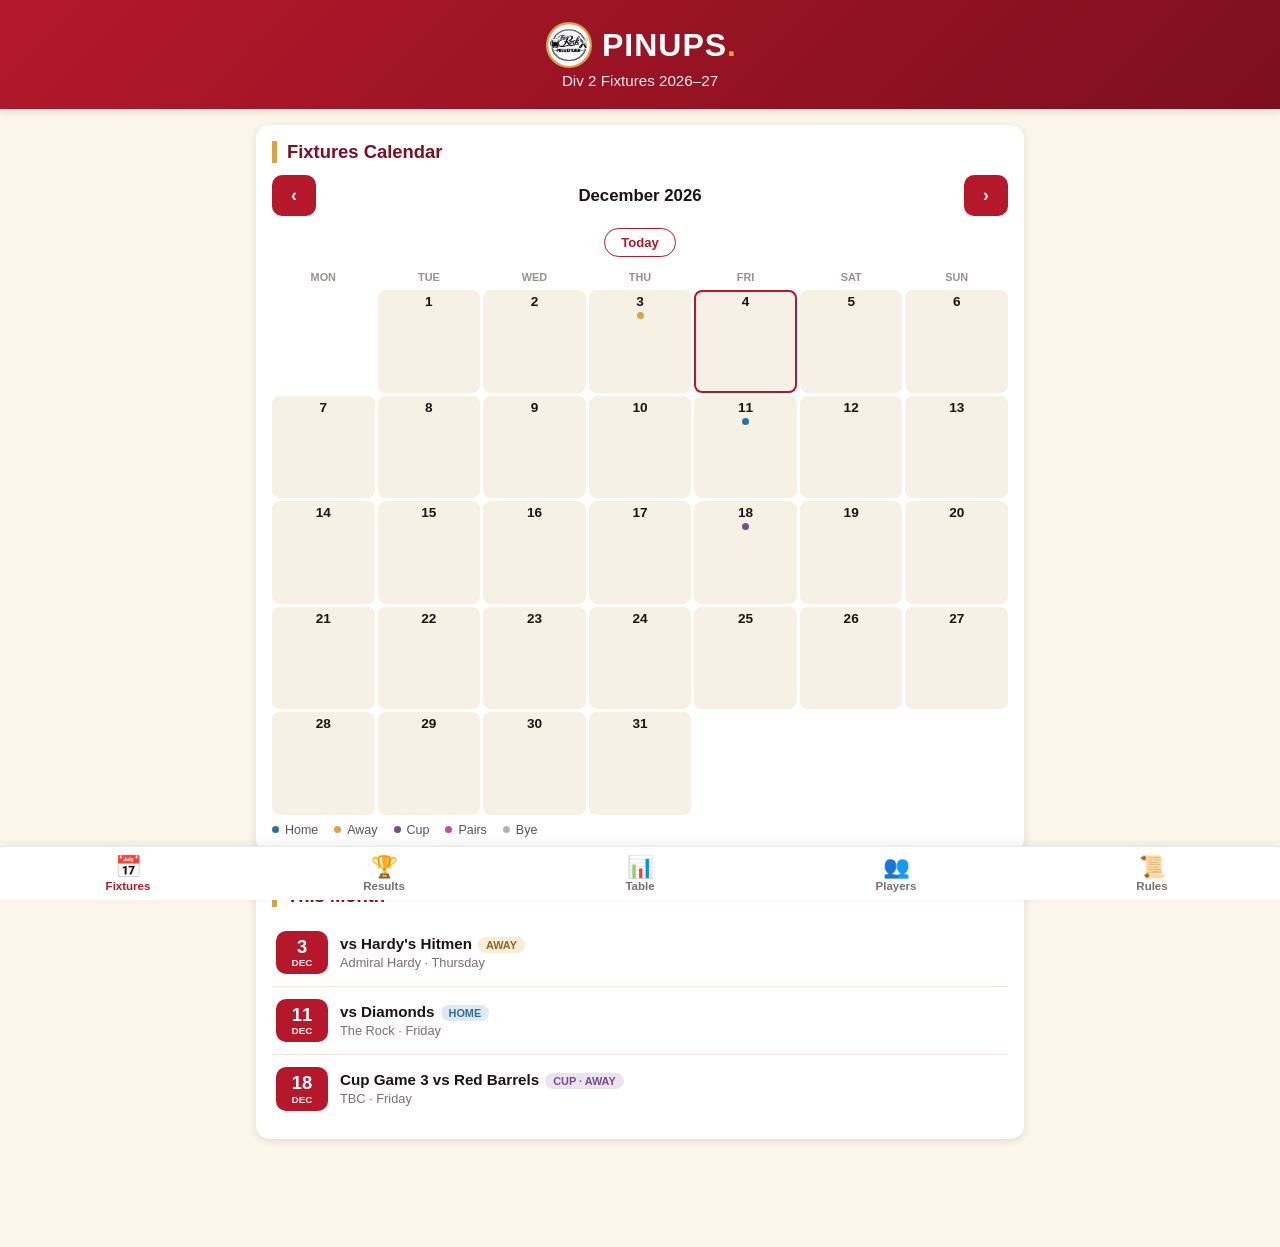
<file: index.html>
<!DOCTYPE html>
<html lang="en">
<head>
<meta charset="UTF-8" />
<meta name="viewport" content="width=device-width, initial-scale=1, viewport-fit=cover" />
<title>Pinups — Fixtures</title>
<link rel="stylesheet" href="assets/css/style.css?v=1" />
<link rel="icon" href="assets/img/favicon-32.png" sizes="32x32" />
<link rel="icon" href="assets/img/favicon-192.png" sizes="192x192" />
<link rel="apple-touch-icon" href="assets/img/favicon-180.png" />
<link rel="shortcut icon" href="assets/img/favicon.ico" />
</head>
<body>

<header class="site-header">
  <div class="header-row">
    <img src="assets/img/logo.png" alt="The Rock Pub & Kitchen" class="site-logo" />
    <p class="brand">Pinups<span class="dot">.</span></p>
  </div>
  <p class="subtitle">Div 2 Fixtures 2026&ndash;27</p>
</header>

<main>
  <div class="card">
    <h2 class="section-title">Fixtures Calendar</h2>
    <div class="cal-nav">
      <button id="cal-prev" aria-label="Previous month">&#8249;</button>
      <div id="cal-month-label" class="cal-month-label">Month Year</div>
      <button id="cal-next" aria-label="Next month">&#8250;</button>
    </div>
    <button id="cal-today" class="cal-today-btn">Today</button>
    <div id="cal-grid" class="cal-grid"></div>
    <div class="legend">
      <span class="legend-item"><span class="dot home"></span> Home</span>
      <span class="legend-item"><span class="dot away"></span> Away</span>
      <span class="legend-item"><span class="dot cup"></span> Cup</span>
      <span class="legend-item"><span class="dot pairs"></span> Pairs</span>
      <span class="legend-item"><span class="dot bye"></span> Bye</span>
    </div>
  </div>

  <div class="card">
    <h2 class="section-title">This Month</h2>
    <div id="cal-agenda"></div>
  </div>
</main>

<nav class="tab-nav">
  <a href="index.html" class="active"><span class="icon">&#128197;</span>Fixtures</a>
  <a href="results.html"><span class="icon">&#127942;</span>Results</a>
  <a href="table.html"><span class="icon">&#128202;</span>Table</a>
  <a href="players.html"><span class="icon">&#128101;</span>Players</a>
  <a href="rules.html"><span class="icon">&#128220;</span>Rules</a>
</nav>

<script src="assets/js/fixtures-data.js?v=5"></script>
<script src="assets/js/results-data.js?v=20"></script>
<script src="assets/js/calendar.js?v=3"></script>
</body>
</html>
</file>
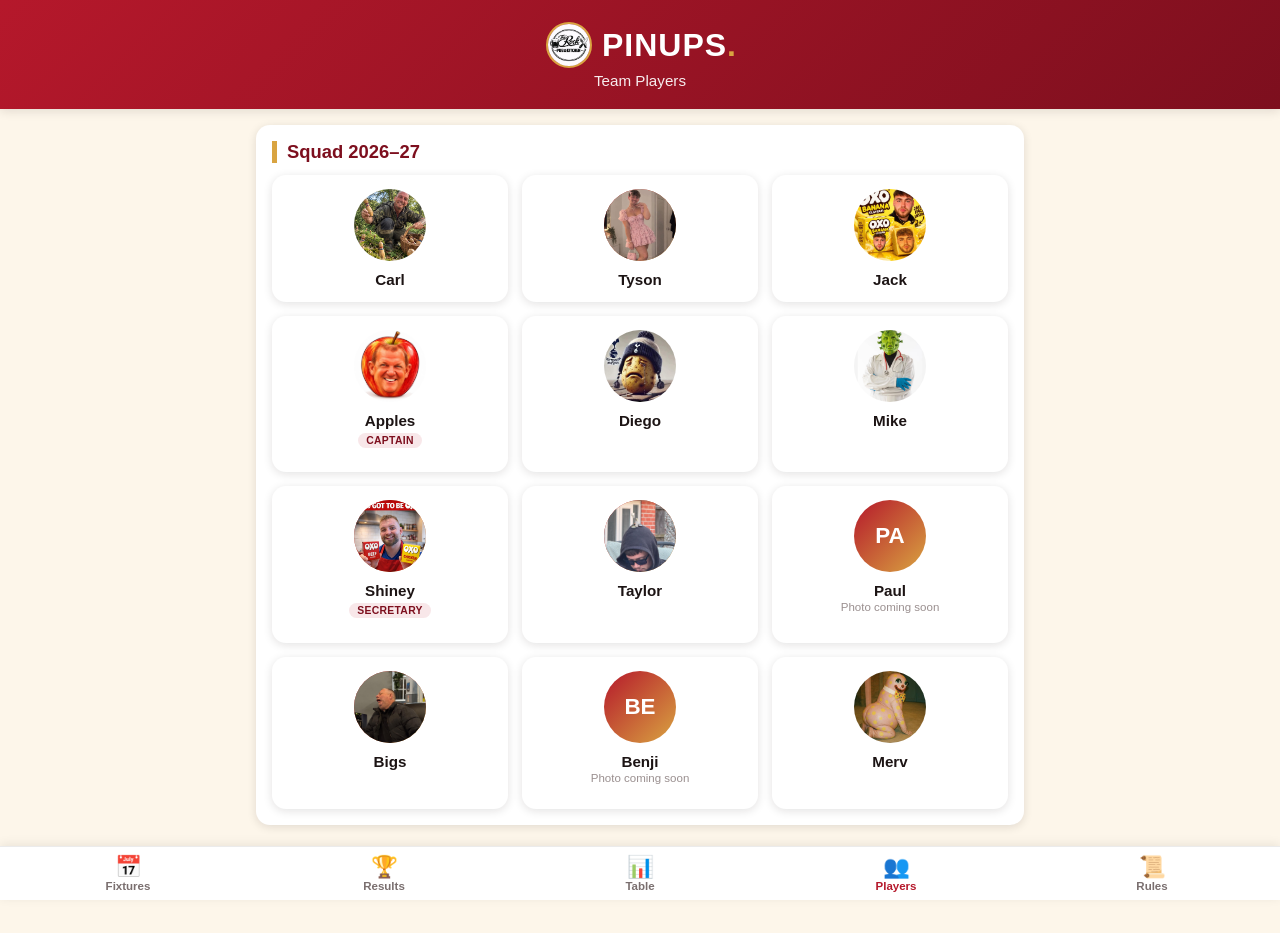
<file: players.html>
<!DOCTYPE html>
<html lang="en">
<head>
<meta charset="UTF-8" />
<meta name="viewport" content="width=device-width, initial-scale=1, viewport-fit=cover" />
<title>Pinups — Players</title>
<link rel="stylesheet" href="assets/css/style.css?v=1" />
<link rel="icon" href="assets/img/favicon-32.png" sizes="32x32" />
<link rel="icon" href="assets/img/favicon-192.png" sizes="192x192" />
<link rel="apple-touch-icon" href="assets/img/favicon-180.png" />
<link rel="shortcut icon" href="assets/img/favicon.ico" />
</head>
<body>

<header class="site-header">
  <div class="header-row">
    <img src="assets/img/logo.png" alt="The Rock Pub & Kitchen" class="site-logo" />
    <p class="brand">Pinups<span class="dot">.</span></p>
  </div>
  <p class="subtitle">Team Players</p>
</header>

<main>
  <div class="card">
    <h2 class="section-title">Squad 2026&ndash;27</h2>
    <div class="players-grid" id="players-grid"></div>
  </div>
</main>

<nav class="tab-nav">
  <a href="index.html"><span class="icon">&#128197;</span>Fixtures</a>
  <a href="results.html"><span class="icon">&#127942;</span>Results</a>
  <a href="table.html"><span class="icon">&#128202;</span>Table</a>
  <a href="players.html" class="active"><span class="icon">&#128101;</span>Players</a>
  <a href="rules.html"><span class="icon">&#128220;</span>Rules</a>
</nav>

<script src="assets/js/players-data.js?v=10"></script>
<script>
  const grid = document.getElementById("players-grid");
  PINUPS_PLAYERS.forEach(({ name, title, photo, photoPosition }) => {
    const initials = name.slice(0, 2).toUpperCase();
    const card = document.createElement("div");
    card.className = "player-card";
    card.innerHTML = `
      ${photo
        ? `<img class="player-avatar player-avatar-photo" src="${photo}" alt="${name}" style="object-position: ${photoPosition || "center"};" />`
        : `<div class="player-avatar">${initials}</div>`}
      <p class="player-name">${name}</p>
      ${title ? `<p class="player-title">${title}</p>` : ""}
      ${photo ? "" : `<p class="player-role">Photo coming soon</p>`}
    `;
    grid.appendChild(card);
  });
</script>

</body>
</html>
</file>
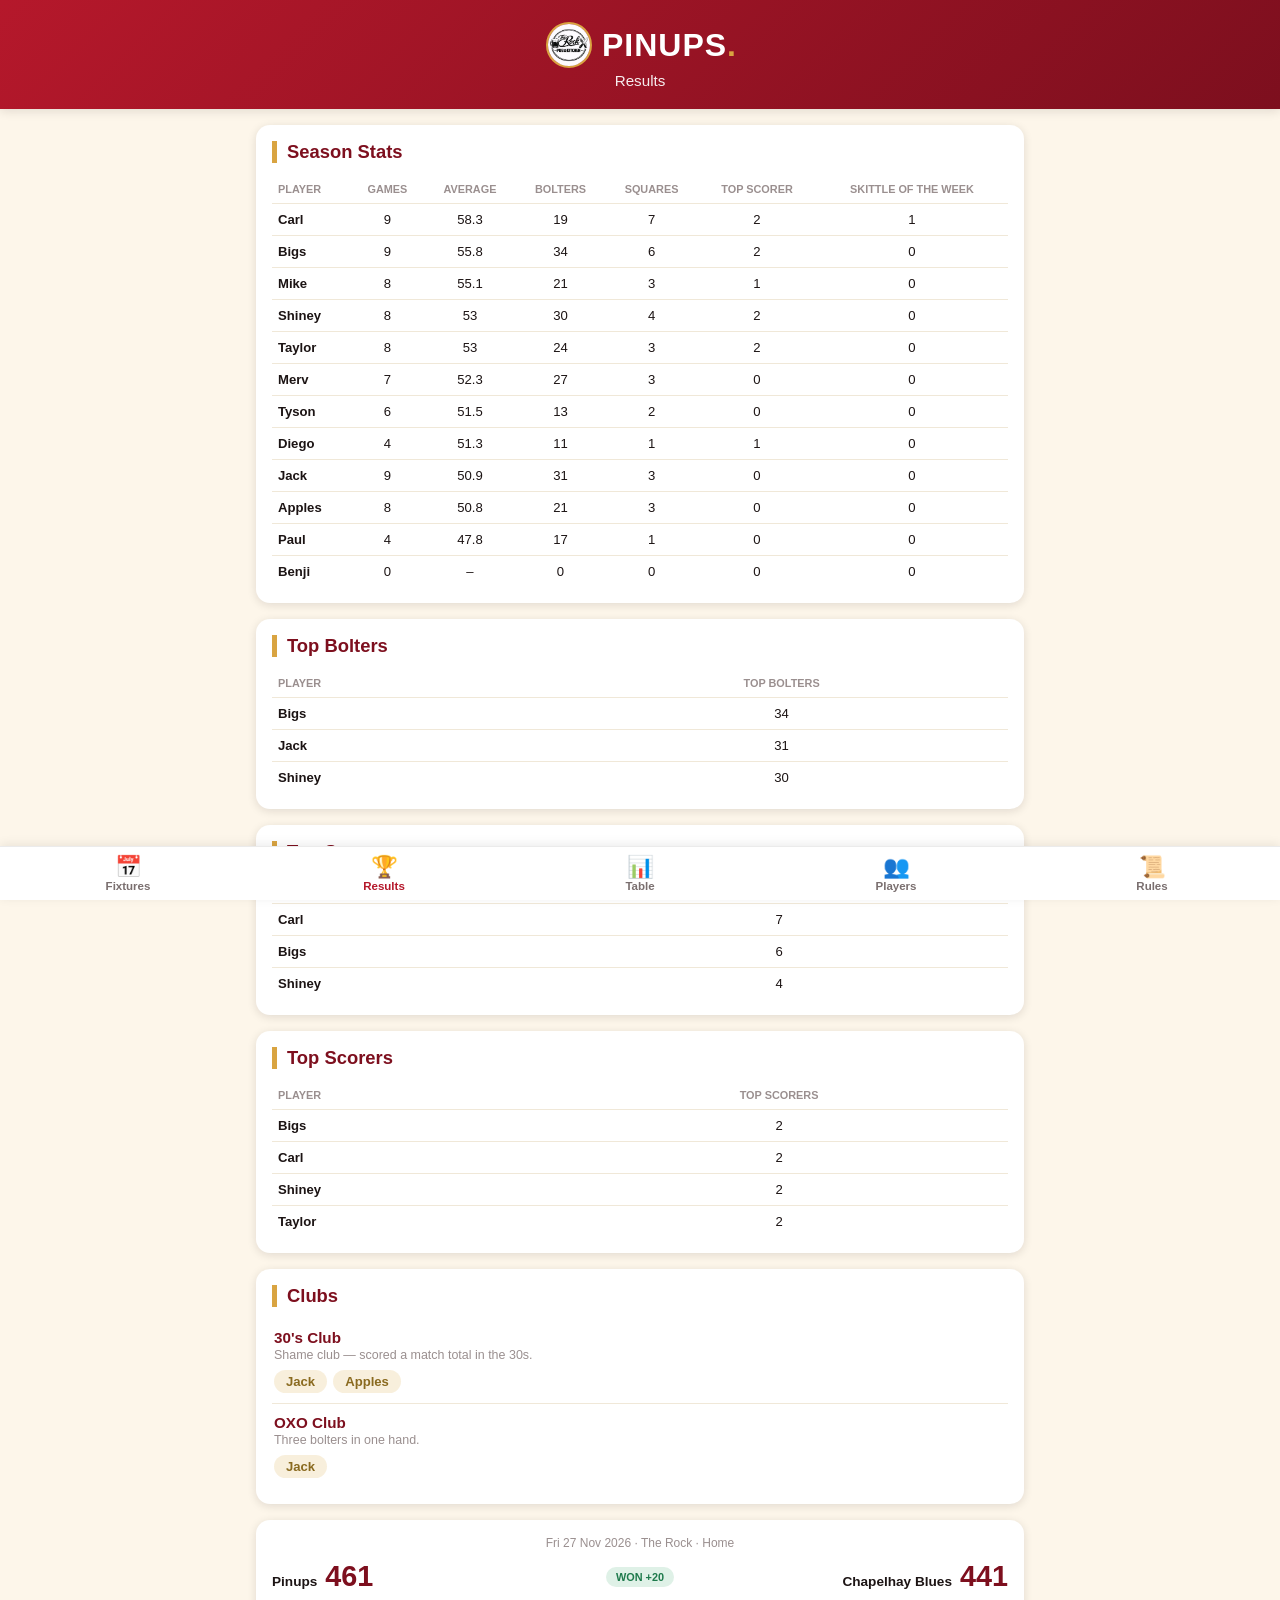
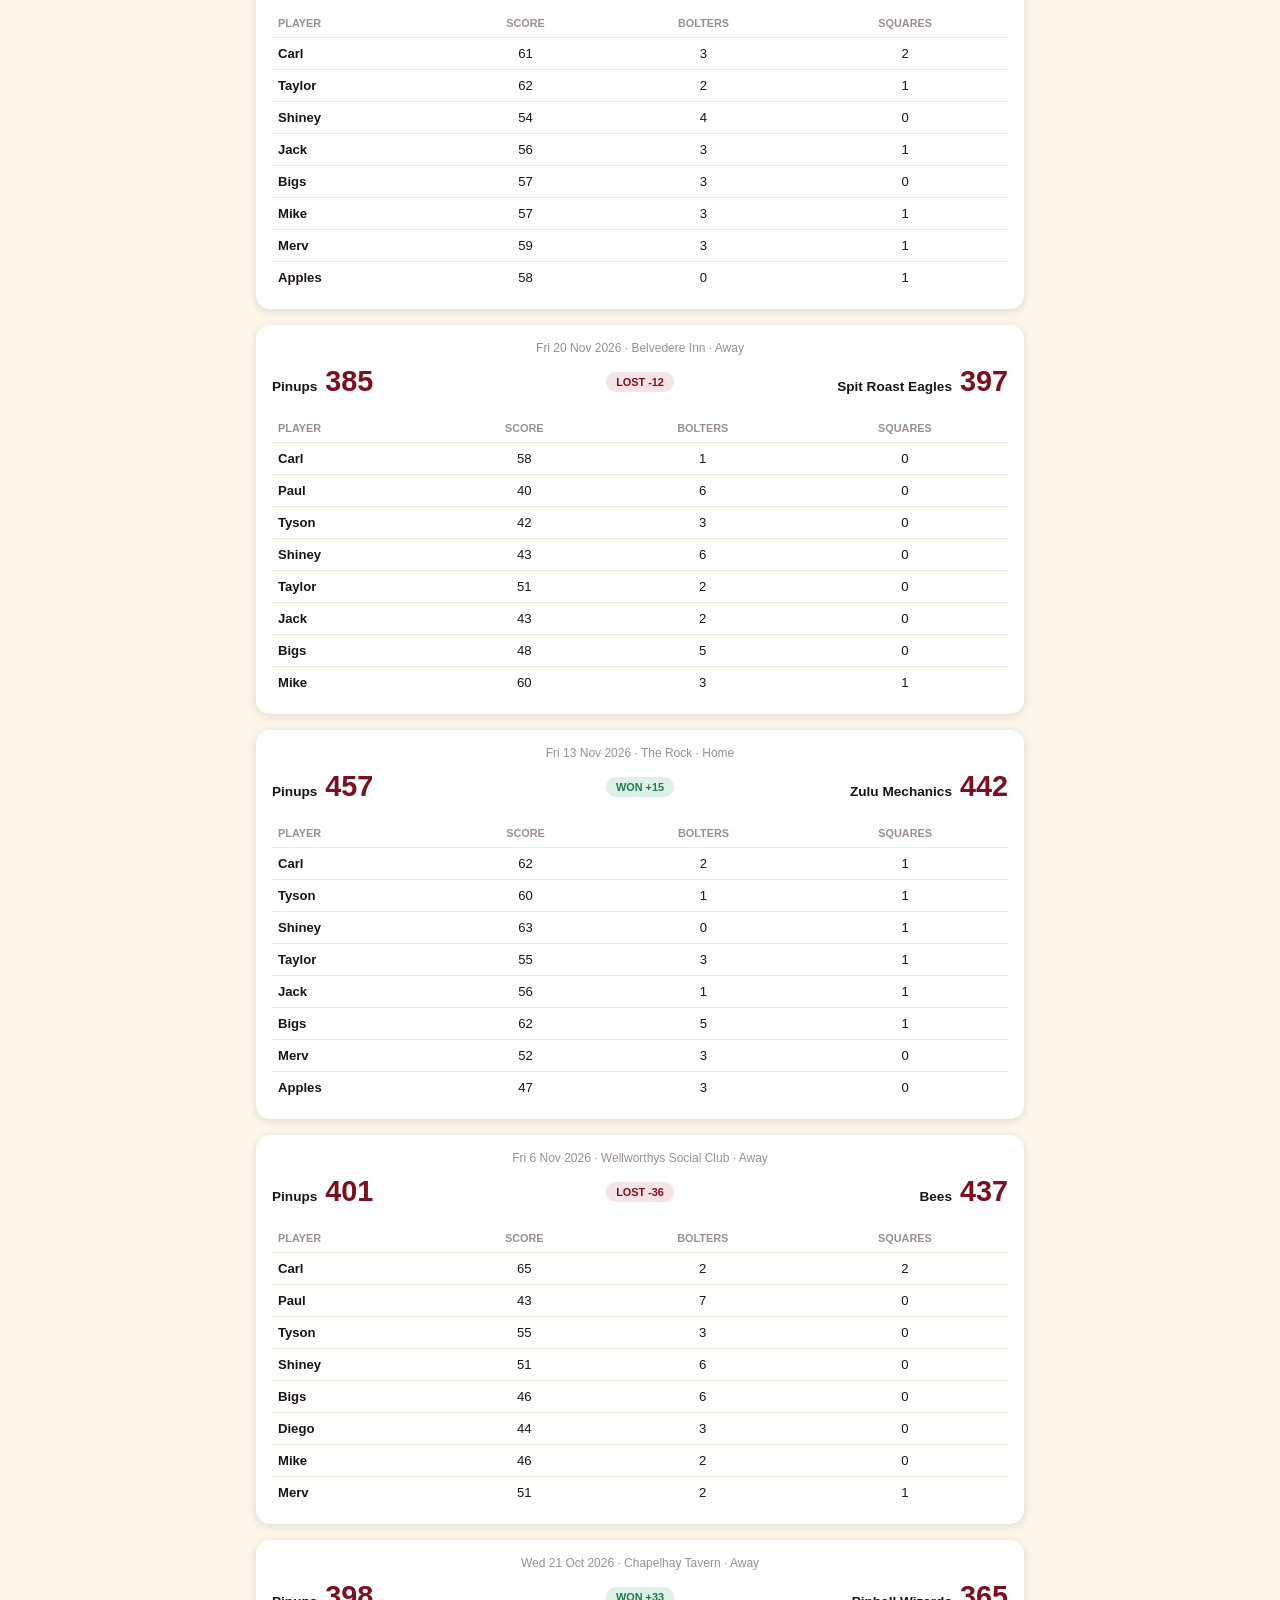
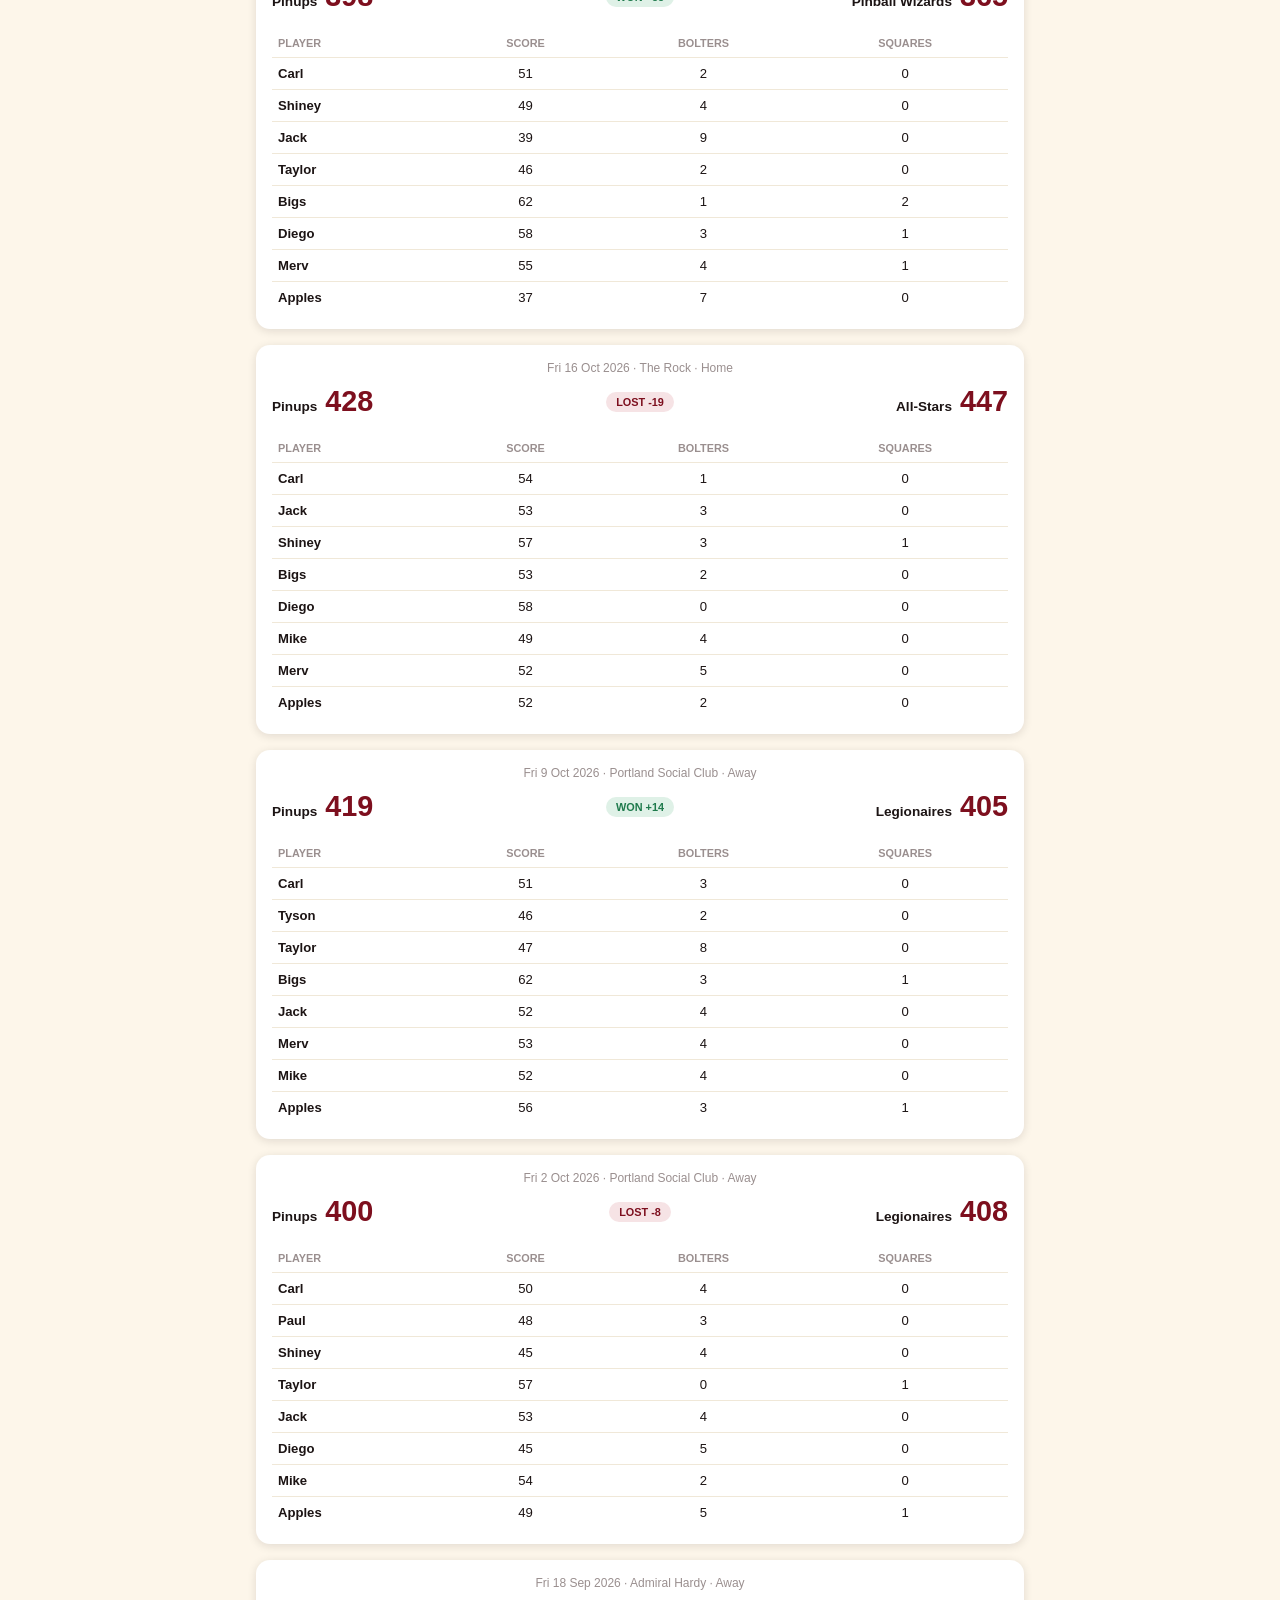
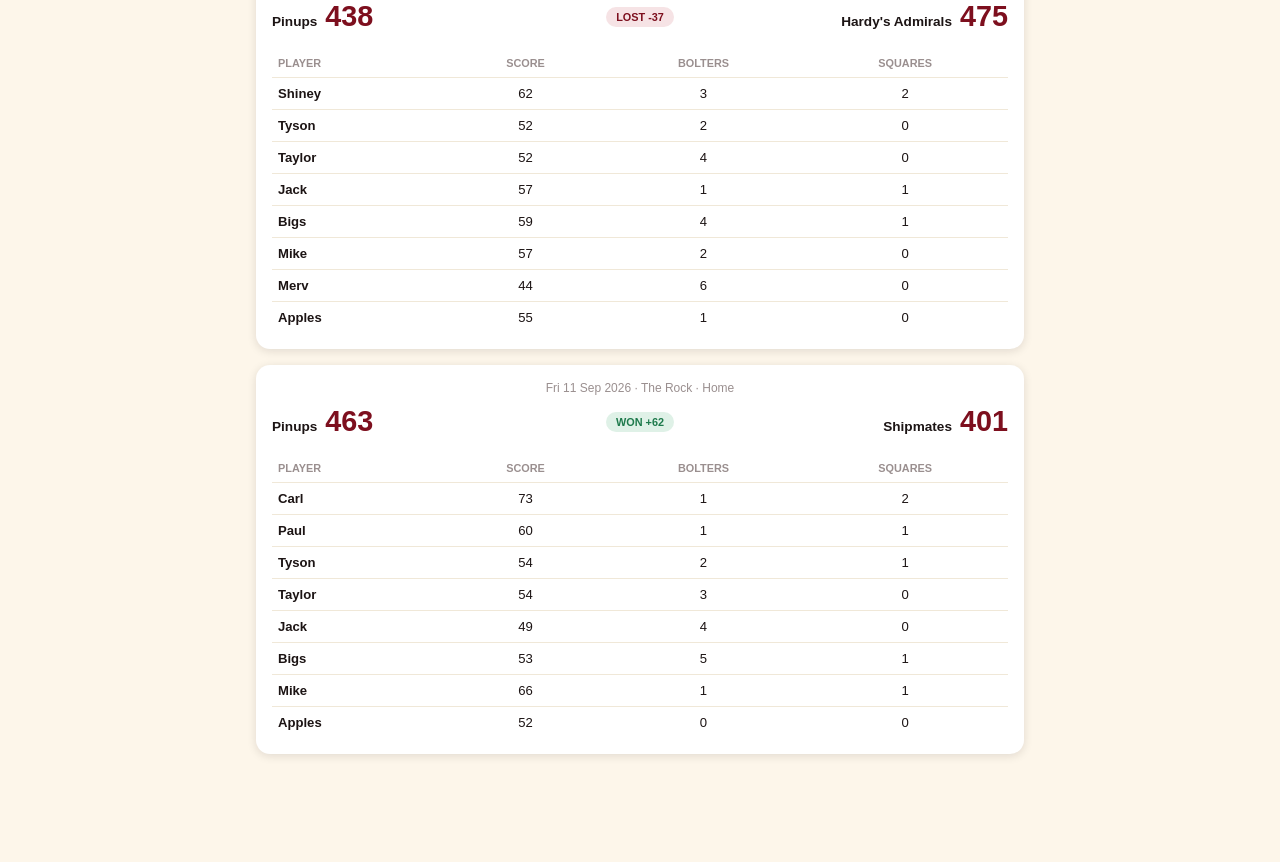
<file: results.html>
<!DOCTYPE html>
<html lang="en">
<head>
<meta charset="UTF-8" />
<meta name="viewport" content="width=device-width, initial-scale=1, viewport-fit=cover" />
<title>Pinups — Results</title>
<link rel="stylesheet" href="assets/css/style.css?v=1" />
<link rel="icon" href="assets/img/favicon-32.png" sizes="32x32" />
<link rel="icon" href="assets/img/favicon-192.png" sizes="192x192" />
<link rel="apple-touch-icon" href="assets/img/favicon-180.png" />
<link rel="shortcut icon" href="assets/img/favicon.ico" />
</head>
<body>

<header class="site-header">
  <div class="header-row">
    <img src="assets/img/logo.png" alt="The Rock Pub & Kitchen" class="site-logo" />
    <p class="brand">Pinups<span class="dot">.</span></p>
  </div>
  <p class="subtitle">Results</p>
</header>

<main id="results-main"></main>

<nav class="tab-nav">
  <a href="index.html"><span class="icon">&#128197;</span>Fixtures</a>
  <a href="results.html" class="active"><span class="icon">&#127942;</span>Results</a>
  <a href="table.html"><span class="icon">&#128202;</span>Table</a>
  <a href="players.html"><span class="icon">&#128101;</span>Players</a>
  <a href="rules.html"><span class="icon">&#128220;</span>Rules</a>
</nav>

<script src="assets/js/players-data.js?v=10"></script>
<script src="assets/js/results-data.js?v=20"></script>
<script src="assets/js/clubs-data.js?v=3"></script>
<script>
  const MONTH_SHORT = ["Jan","Feb","Mar","Apr","May","Jun","Jul","Aug","Sep","Oct","Nov","Dec"];
  const main = document.getElementById("results-main");

  const fmtAvg = (total, games) => {
    if (!games) return "&ndash;";
    const r = Math.round((total / games) * 10) / 10;
    return Number.isInteger(r) ? String(r) : r.toFixed(1);
  };

  // Season Stats — always shown, seeded from the full squad so everyone
  // appears even before they've played a match.
  const seasonStats = {};
  PINUPS_PLAYERS.forEach(({ name }) => {
    seasonStats[name] = { games: 0, totalScore: 0, topScorer: 0, sotw: 0, bolters: 0, squares: 0 };
  });
  const ensure = (name) => {
    if (!seasonStats[name]) seasonStats[name] = { games: 0, totalScore: 0, topScorer: 0, sotw: 0, bolters: 0, squares: 0 };
    return seasonStats[name];
  };
  PINUPS_RESULTS.forEach((m) => {
    const maxScore = Math.max(...m.players.map((p) => p.score));
    m.players.forEach((p) => {
      const stat = ensure(p.name);
      stat.games += 1;
      stat.totalScore += p.score;
      stat.bolters += p.bolters;
      stat.squares += p.squares;
      if (p.score === maxScore) stat.topScorer += 1;
    });
    if (m.skittleOfTheWeek) ensure(m.skittleOfTheWeek).sotw += 1;
  });
  Object.entries(typeof PINUPS_EXTRA_SOTW !== "undefined" ? PINUPS_EXTRA_SOTW : {}).forEach(([name, count]) => {
    ensure(name).sotw += count;
  });

  const statsCard = document.createElement("div");
  statsCard.className = "card";
  statsCard.innerHTML = `
    <h2 class="section-title">Season Stats</h2>
    <div class="result-table-wrap">
      <table class="result-table">
        <thead>
          <tr><th>Player</th><th>Games</th><th>Average</th><th>Bolters</th><th>Squares</th><th>Top Scorer</th><th>Skittle of the Week</th></tr>
        </thead>
        <tbody>
          ${Object.entries(seasonStats)
            .sort((a, b) => {
              const avgA = a[1].games ? a[1].totalScore / a[1].games : -Infinity;
              const avgB = b[1].games ? b[1].totalScore / b[1].games : -Infinity;
              return avgB - avgA || a[0].localeCompare(b[0]);
            })
            .map(([name, s]) => `
              <tr>
                <td>${name}</td>
                <td>${s.games}</td>
                <td>${fmtAvg(s.totalScore, s.games)}</td>
                <td>${s.bolters}</td>
                <td>${s.squares}</td>
                <td>${s.topScorer}</td>
                <td>${s.sotw}</td>
              </tr>
            `).join("")}
        </tbody>
      </table>
    </div>
  `;
  main.appendChild(statsCard);

  // Single-stat leaderboards — top 3 by bolters, squares, and top-scorer count.
  // Ties for 3rd place are all included (joint placings), so the list can run longer than 3 rows.
  const leaderboard = (title, key) => {
    const sorted = Object.entries(seasonStats)
      .filter(([, s]) => s.games > 0 && s[key] > 0)
      .sort((a, b) => b[1][key] - a[1][key] || a[0].localeCompare(b[0]));
    const cutoff = sorted.length ? sorted[Math.min(2, sorted.length - 1)][1][key] : null;
    const rows = sorted.filter(([, s]) => s[key] >= cutoff);
    const card = document.createElement("div");
    card.className = "card";
    card.innerHTML = `
      <h2 class="section-title">${title}</h2>
      <div class="result-table-wrap">
        <table class="result-table">
          <thead>
            <tr><th>Player</th><th>${title}</th></tr>
          </thead>
          <tbody>
            ${rows.map(([name, s]) => `
              <tr>
                <td>${name}</td>
                <td>${s[key]}</td>
              </tr>
            `).join("")}
          </tbody>
        </table>
      </div>
    `;
    main.appendChild(card);
  };
  if (PINUPS_RESULTS.length) {
    leaderboard("Top Bolters", "bolters");
    leaderboard("Top Squares", "squares");
    leaderboard("Top Scorers", "topScorer");
  }

  // Clubs — manually curated recognitions (not derived from match data).
  if (typeof PINUPS_CLUBS !== "undefined" && PINUPS_CLUBS.length) {
    const clubsCard = document.createElement("div");
    clubsCard.className = "card";
    clubsCard.innerHTML = `
      <h2 class="section-title">Clubs</h2>
      ${PINUPS_CLUBS.map((c) => `
        <div class="club">
          <p class="club-name">${c.name}</p>
          ${c.description ? `<p class="club-desc">${c.description}</p>` : ""}
          <div class="club-members">
            ${c.members.map((m) => `<span class="club-member">${m}</span>`).join("")}
          </div>
        </div>
      `).join("")}
    `;
    main.appendChild(clubsCard);
  }

  if (!PINUPS_RESULTS.length) {
    main.innerHTML += `
      <div class="card">
        <div class="empty-state">
          <div class="emoji">&#127881;</div>
          <p><strong>No results yet.</strong></p>
          <p>Check back once the season kicks off — results will be posted here after every match.</p>
        </div>
      </div>
    `;
  } else {
    PINUPS_RESULTS.slice().reverse().forEach((m) => {
      const d = new Date(m.date + "T00:00:00");
      const dateStr = `${["Sun","Mon","Tue","Wed","Thu","Fri","Sat"][d.getDay()]} ${d.getDate()} ${MONTH_SHORT[d.getMonth()]} ${d.getFullYear()}`;
      const won = m.pinupsScore > m.opponentScore;
      const drew = m.pinupsScore === m.opponentScore;
      const diff = Math.abs(m.pinupsScore - m.opponentScore);
      const resultLabel = won ? `WON +${diff}` : drew ? "DREW" : `LOST -${diff}`;
      const resultClass = won ? "win" : drew ? "draw" : "loss";

      const card = document.createElement("div");
      card.className = "card";
      card.innerHTML = `
        <div class="result-meta">${dateStr} &middot; ${m.venue} &middot; ${m.homeAway}</div>
        <div class="result-score-row">
          <div class="result-team">
            <span class="result-team-name">Pinups</span>
            <span class="result-team-score">${m.pinupsScore}</span>
          </div>
          <span class="result-badge ${resultClass}">${resultLabel}</span>
          <div class="result-team">
            <span class="result-team-score">${m.opponentScore}</span>
            <span class="result-team-name">${m.opponent}</span>
          </div>
        </div>
        <div class="result-table-wrap">
          <table class="result-table">
            <thead>
              <tr><th>Player</th><th>Score</th><th>Bolters</th><th>Squares</th></tr>
            </thead>
            <tbody>
              ${m.players.map((p) => `
                <tr>
                  <td>${p.name}</td>
                  <td>${p.score}</td>
                  <td>${p.bolters}</td>
                  <td>${p.squares}</td>
                </tr>
              `).join("")}
            </tbody>
          </table>
        </div>
      `;
      main.appendChild(card);
    });
  }
</script>

</body>
</html>
</file>
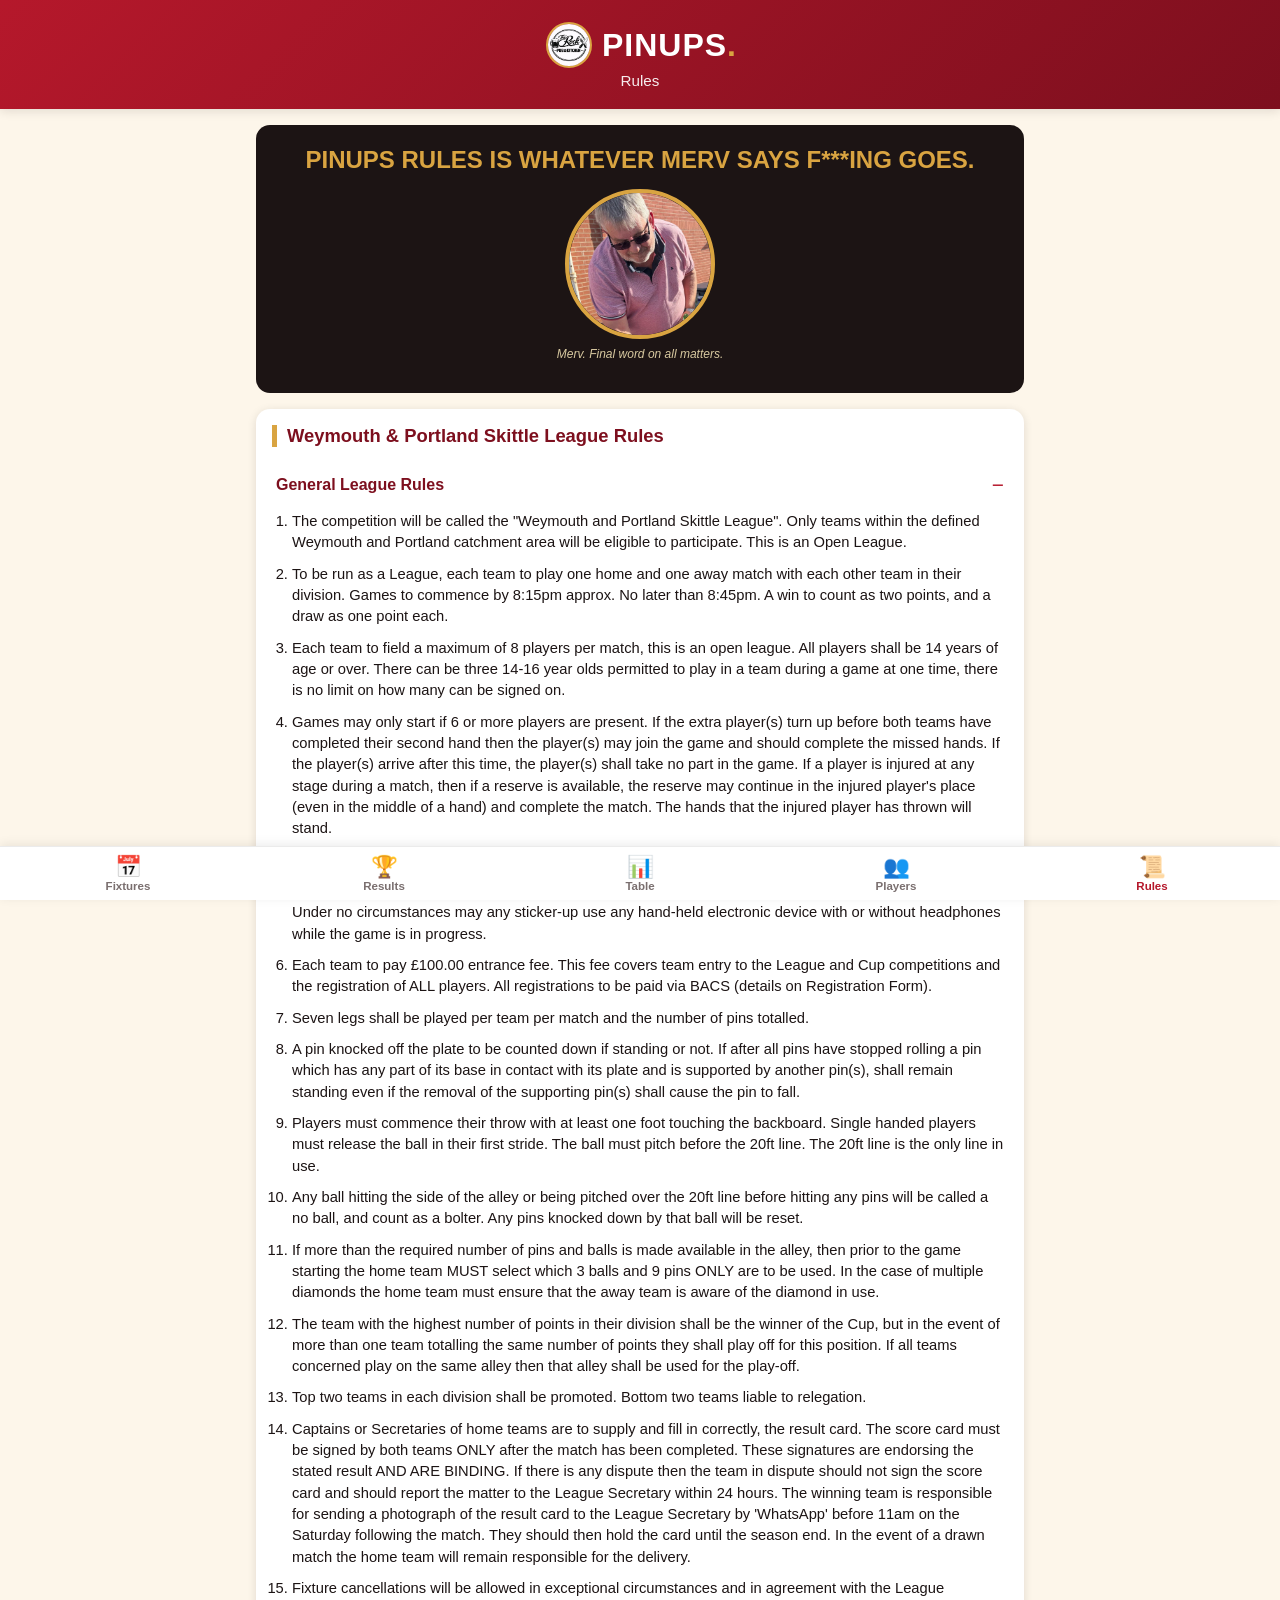
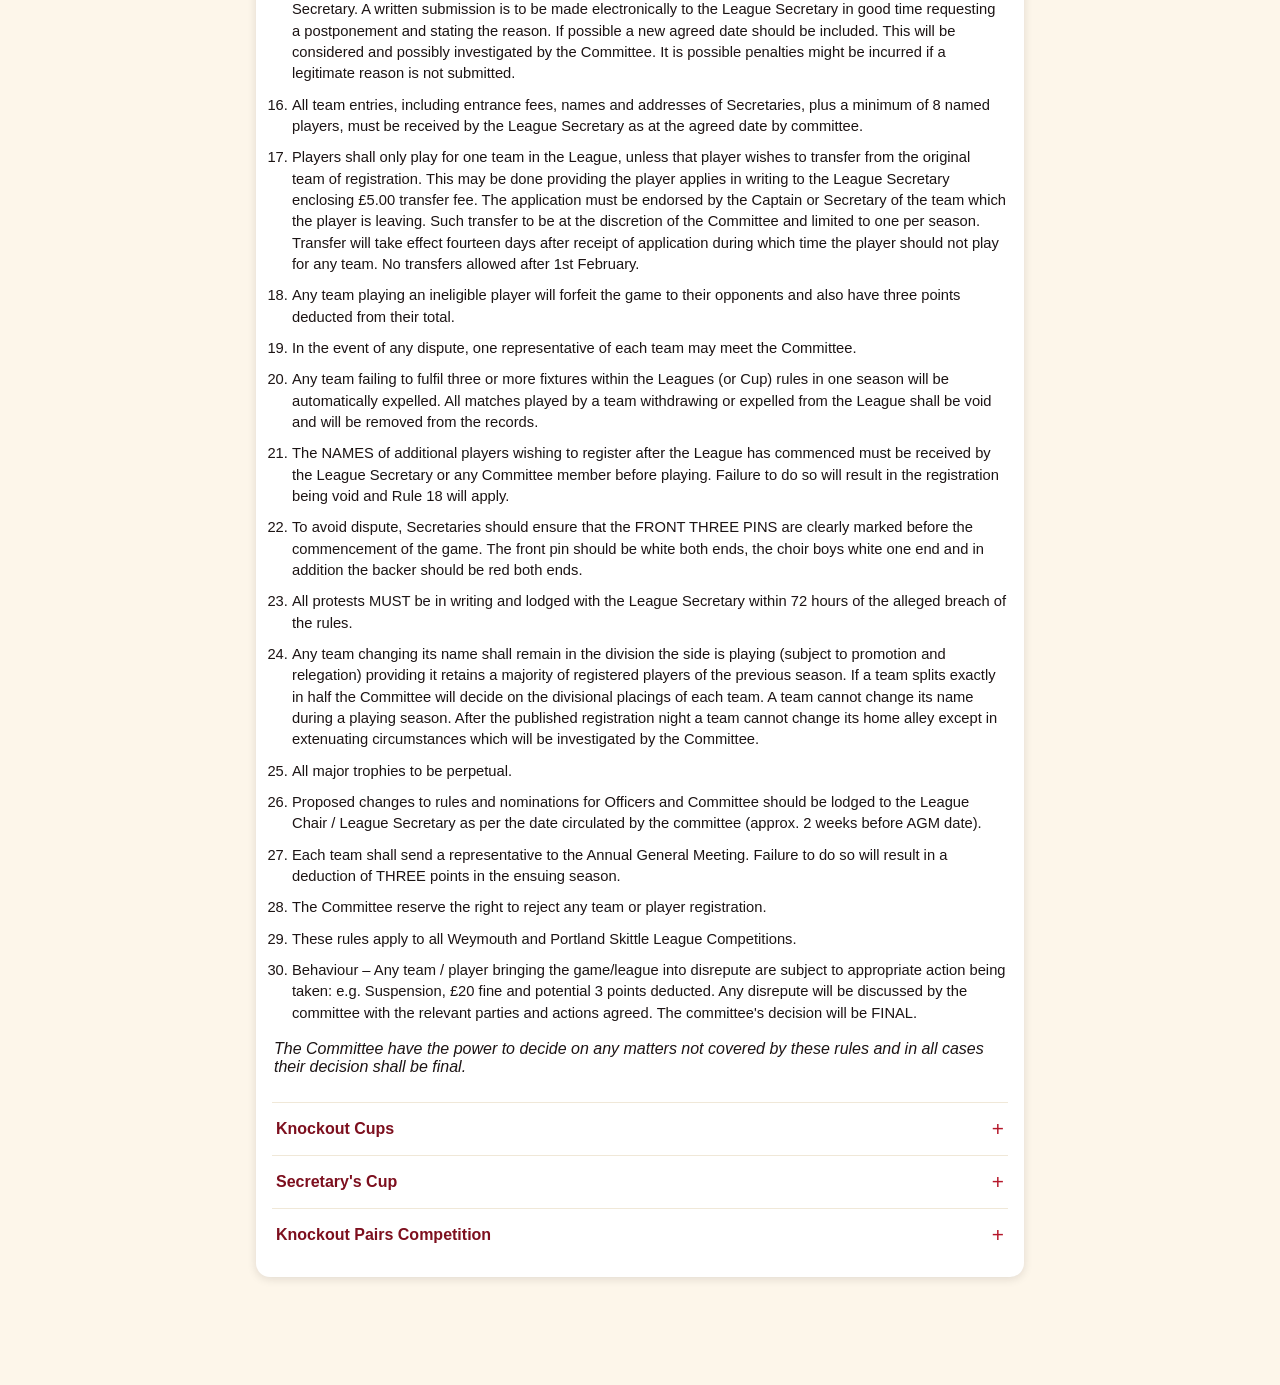
<file: rules.html>
<!DOCTYPE html>
<html lang="en">
<head>
<meta charset="UTF-8" />
<meta name="viewport" content="width=device-width, initial-scale=1, viewport-fit=cover" />
<title>Pinups — Rules</title>
<link rel="stylesheet" href="assets/css/style.css?v=1" />
<link rel="icon" href="assets/img/favicon-32.png" sizes="32x32" />
<link rel="icon" href="assets/img/favicon-192.png" sizes="192x192" />
<link rel="apple-touch-icon" href="assets/img/favicon-180.png" />
<link rel="shortcut icon" href="assets/img/favicon.ico" />
</head>
<body>

<header class="site-header">
  <div class="header-row">
    <img src="assets/img/logo.png" alt="The Rock Pub & Kitchen" class="site-logo" />
    <p class="brand">Pinups<span class="dot">.</span></p>
  </div>
  <p class="subtitle">Rules</p>
</header>

<main>
  <div class="merv-banner">
    <p class="merv-quote">Pinups rules is whatever Merv says f***ing goes.</p>
    <img src="assets/img/merv.webp" alt="Merv" />
    <p class="merv-caption">Merv. Final word on all matters.</p>
  </div>

  <div class="card">
    <h2 class="section-title">Weymouth &amp; Portland Skittle League Rules</h2>

    <details class="rule-section" open>
      <summary>General League Rules</summary>
      <ol class="rule-list">
        <li>The competition will be called the "Weymouth and Portland Skittle League". Only teams within the defined Weymouth and Portland catchment area will be eligible to participate. This is an Open League.</li>
        <li>To be run as a League, each team to play one home and one away match with each other team in their division. Games to commence by 8:15pm approx. No later than 8:45pm. A win to count as two points, and a draw as one point each.</li>
        <li>Each team to field a maximum of 8 players per match, this is an open league. All players shall be 14 years of age or over. There can be three 14-16 year olds permitted to play in a team during a game at one time, there is no limit on how many can be signed on.</li>
        <li>Games may only start if 6 or more players are present. If the extra player(s) turn up before both teams have completed their second hand then the player(s) may join the game and should complete the missed hands. If the player(s) arrive after this time, the player(s) shall take no part in the game. If a player is injured at any stage during a match, then if a reserve is available, the reserve may continue in the injured player's place (even in the middle of a hand) and complete the match. The hands that the injured player has thrown will stand.
          <ol type="a" class="rule-list">
            <li>When a team is not complete four (4) pins will be awarded per hand for each missing player.</li>
          </ol>
        </li>
        <li>Every team must have a "sticker up" in place at the start of each hand who must be 13 years of age or over. Under no circumstances may any sticker-up use any hand-held electronic device with or without headphones while the game is in progress.</li>
        <li>Each team to pay £100.00 entrance fee. This fee covers team entry to the League and Cup competitions and the registration of ALL players. All registrations to be paid via BACS (details on Registration Form).</li>
        <li>Seven legs shall be played per team per match and the number of pins totalled.</li>
        <li>A pin knocked off the plate to be counted down if standing or not. If after all pins have stopped rolling a pin which has any part of its base in contact with its plate and is supported by another pin(s), shall remain standing even if the removal of the supporting pin(s) shall cause the pin to fall.</li>
        <li>Players must commence their throw with at least one foot touching the backboard. Single handed players must release the ball in their first stride. The ball must pitch before the 20ft line. The 20ft line is the only line in use.</li>
        <li>Any ball hitting the side of the alley or being pitched over the 20ft line before hitting any pins will be called a no ball, and count as a bolter. Any pins knocked down by that ball will be reset.</li>
        <li>If more than the required number of pins and balls is made available in the alley, then prior to the game starting the home team MUST select which 3 balls and 9 pins ONLY are to be used. In the case of multiple diamonds the home team must ensure that the away team is aware of the diamond in use.</li>
        <li>The team with the highest number of points in their division shall be the winner of the Cup, but in the event of more than one team totalling the same number of points they shall play off for this position. If all teams concerned play on the same alley then that alley shall be used for the play-off.</li>
        <li>Top two teams in each division shall be promoted. Bottom two teams liable to relegation.</li>
        <li>Captains or Secretaries of home teams are to supply and fill in correctly, the result card. The score card must be signed by both teams ONLY after the match has been completed. These signatures are endorsing the stated result AND ARE BINDING. If there is any dispute then the team in dispute should not sign the score card and should report the matter to the League Secretary within 24 hours. The winning team is responsible for sending a photograph of the result card to the League Secretary by 'WhatsApp' before 11am on the Saturday following the match. They should then hold the card until the season end. In the event of a drawn match the home team will remain responsible for the delivery.</li>
        <li>Fixture cancellations will be allowed in exceptional circumstances and in agreement with the League Secretary. A written submission is to be made electronically to the League Secretary in good time requesting a postponement and stating the reason. If possible a new agreed date should be included. This will be considered and possibly investigated by the Committee. It is possible penalties might be incurred if a legitimate reason is not submitted.</li>
        <li>All team entries, including entrance fees, names and addresses of Secretaries, plus a minimum of 8 named players, must be received by the League Secretary as at the agreed date by committee.</li>
        <li>Players shall only play for one team in the League, unless that player wishes to transfer from the original team of registration. This may be done providing the player applies in writing to the League Secretary enclosing £5.00 transfer fee. The application must be endorsed by the Captain or Secretary of the team which the player is leaving. Such transfer to be at the discretion of the Committee and limited to one per season. Transfer will take effect fourteen days after receipt of application during which time the player should not play for any team. No transfers allowed after 1st February.</li>
        <li>Any team playing an ineligible player will forfeit the game to their opponents and also have three points deducted from their total.</li>
        <li>In the event of any dispute, one representative of each team may meet the Committee.</li>
        <li>Any team failing to fulfil three or more fixtures within the Leagues (or Cup) rules in one season will be automatically expelled. All matches played by a team withdrawing or expelled from the League shall be void and will be removed from the records.</li>
        <li>The NAMES of additional players wishing to register after the League has commenced must be received by the League Secretary or any Committee member before playing. Failure to do so will result in the registration being void and Rule 18 will apply.</li>
        <li>To avoid dispute, Secretaries should ensure that the FRONT THREE PINS are clearly marked before the commencement of the game. The front pin should be white both ends, the choir boys white one end and in addition the backer should be red both ends.</li>
        <li>All protests MUST be in writing and lodged with the League Secretary within 72 hours of the alleged breach of the rules.</li>
        <li>Any team changing its name shall remain in the division the side is playing (subject to promotion and relegation) providing it retains a majority of registered players of the previous season. If a team splits exactly in half the Committee will decide on the divisional placings of each team. A team cannot change its name during a playing season. After the published registration night a team cannot change its home alley except in extenuating circumstances which will be investigated by the Committee.</li>
        <li>All major trophies to be perpetual.</li>
        <li>Proposed changes to rules and nominations for Officers and Committee should be lodged to the League Chair / League Secretary as per the date circulated by the committee (approx. 2 weeks before AGM date).</li>
        <li>Each team shall send a representative to the Annual General Meeting. Failure to do so will result in a deduction of THREE points in the ensuing season.</li>
        <li>The Committee reserve the right to reject any team or player registration.</li>
        <li>These rules apply to all Weymouth and Portland Skittle League Competitions.</li>
        <li>Behaviour – Any team / player bringing the game/league into disrepute are subject to appropriate action being taken: e.g. Suspension, £20 fine and potential 3 points deducted. Any disrepute will be discussed by the committee with the relevant parties and actions agreed. The committee's decision will be FINAL.</li>
      </ol>
      <p><em>The Committee have the power to decide on any matters not covered by these rules and in all cases their decision shall be final.</em></p>
    </details>

    <details class="rule-section">
      <summary>Knockout Cups</summary>
      <ol class="rule-list">
        <li>These competitions shall be known as the "Weymouth &amp; Portland Skittle League K.O Cup" and shall be open only to teams competing in their respective Leagues. Players are only eligible to play for their registered team.</li>
        <li>Each team to field a maximum of 8 players.</li>
        <li>The team drawn first shall be the home team who should then book their alley by arrangement with their Landlord or Steward and then offer their opponents at least two dates for the fixture, except where a week is set aside, when only one date need be given and must be adhered to. Matches to be played by the completion date for that round.</li>
        <li>Arrangements should be made and confirmed with the opposition at least 10 days before the fixture is due to be played. In the event of a team being unable to agree a date, the matter is to be reported to the League Secretary for consultation with the Committee whose decision is final.</li>
        <li>Captains or Secretaries of winning teams to be responsible for the result cards being sent via 'WhatsApp' before 11am on the Saturday following the match.</li>
        <li>In the event of a drawn match at any stage of the competition extra hands to be thrown until a result occurs. Any player throwing their hands off and leaving the premises may not return to throw their extra hand/s in the event of a drawn match.</li>
        <li>Semifinals and finals to be played on neutral alleys unless both teams involved in the fixture play on the same alley with the same diamond, pins and balls when that alley shall be used. Alleys and dates of these matches, which must be adhered to, will be arranged by the Committee.</li>
        <li>All matches to be played on a Weymouth and Portland Skittle League alley.</li>
        <li>Players may only play for one team in any cup competition. Any player transferring teams during the season may be cup-tied.</li>
      </ol>
    </details>

    <details class="rule-section">
      <summary>Secretary's Cup</summary>
      <p>Rules as for the Knockout competitions. These competitions are open to teams knocked out in either the Preliminary or First Rounds of the K.O. Cup Competition.</p>
    </details>

    <details class="rule-section">
      <summary>Knockout Pairs Competition</summary>
      <ol class="rule-list">
        <li>The Competition shall be known as the "Weymouth and Portland Skittles League Pairs Competition". Separate competitions for Ladies, Men and Mixed Pairs will be played in the same week.</li>
        <li>It shall be open to any player registered with a team in the Weymouth and Portland Skittle League.</li>
        <li>A person who enters with another to make a pair (not necessarily from the same League side), can only play with that person during the initial rounds of the competition, however, a substitute may be allowed at the discretion of the Committee. Only one entry per player permitted. Only 1 14-16yr old per pair.</li>
        <li>In the event of a player or pair being unavailable for finals night, substitute players will be drawn from the losing finalists from the initial alley where the unavailable player or pair won. If on finals night, due to an emergency, a player is not available, then the Committee will provide an appropriate substitute.</li>
        <li>Players will be informed via social media/website, when, where and start time they have to play their matches. Matches will be played consecutively, the top 2 pairs from the whole board will progress to the next round.</li>
        <li>Each player will throw seven hands, in sets of three, the winners being decided on the total number of pins knocked after the 7 hands. Pins off the plate are down. The top 2 pairs from the whole board will progress to the next round. Each team will alternately throw their hands in order.</li>
        <li>In the event of a tie, each player to throw one extra hand of three balls.</li>
        <li>In the event of a further tie, each player to throw only one ball. In all cases the frame of nine pins to be set up after a player has thrown.</li>
        <li>The semifinal and final which are played on finals night will be played across 7 hands and will take place on a preselected alley.</li>
        <li>Trophies will be awarded to Winners and Runners-Up in each of the Competitions.</li>
      </ol>
      <p><em>The Committee have the power to decide on any matters not covered by these rules and in all cases their decision shall be final.</em></p>
    </details>
  </div>
</main>

<nav class="tab-nav">
  <a href="index.html"><span class="icon">&#128197;</span>Fixtures</a>
  <a href="results.html"><span class="icon">&#127942;</span>Results</a>
  <a href="table.html"><span class="icon">&#128202;</span>Table</a>
  <a href="players.html"><span class="icon">&#128101;</span>Players</a>
  <a href="rules.html" class="active"><span class="icon">&#128220;</span>Rules</a>
</nav>

</body>
</html>
</file>
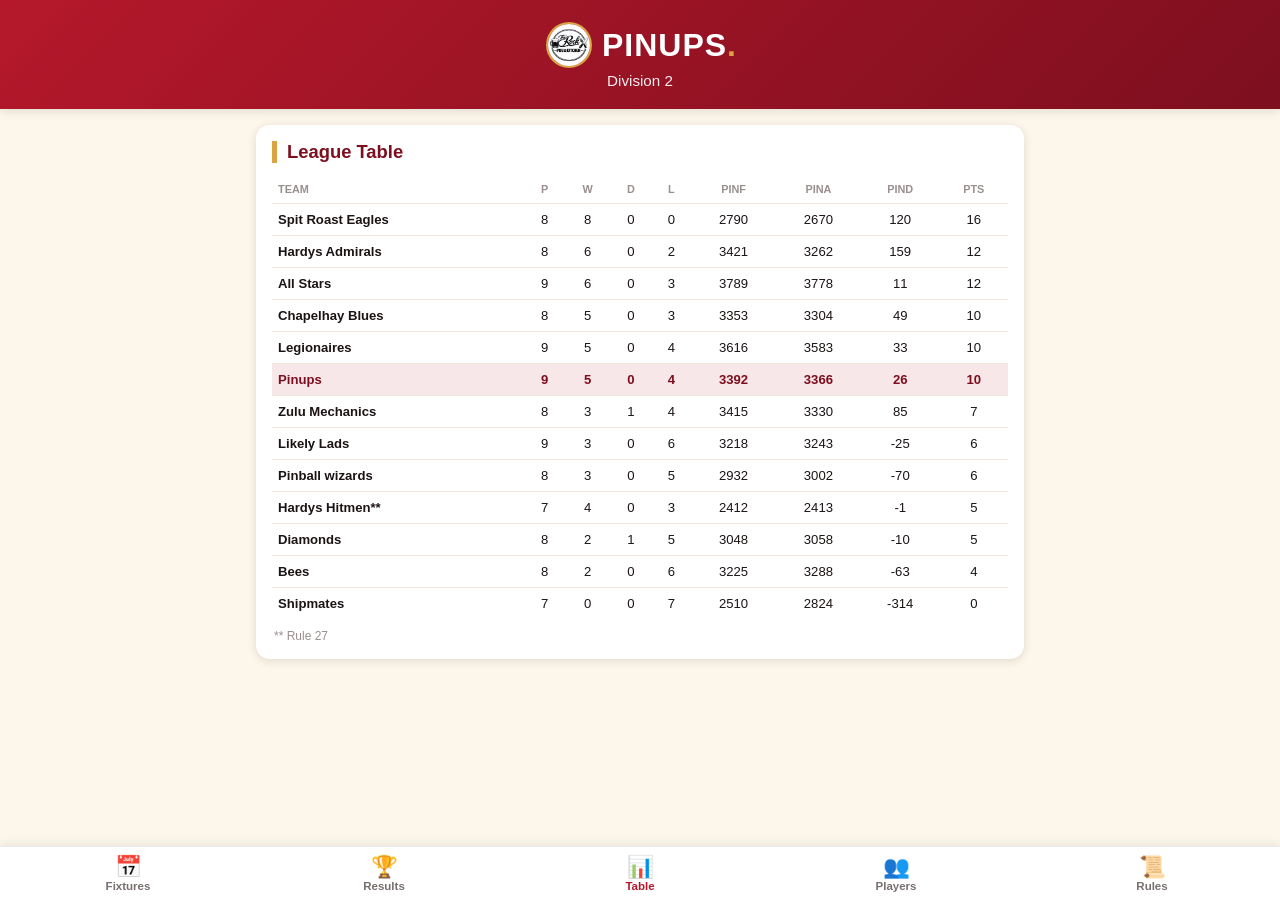
<file: table.html>
<!DOCTYPE html>
<html lang="en">
<head>
<meta charset="UTF-8" />
<meta name="viewport" content="width=device-width, initial-scale=1, viewport-fit=cover" />
<title>Pinups — League Table</title>
<link rel="stylesheet" href="assets/css/style.css?v=1" />
<link rel="icon" href="assets/img/favicon-32.png" sizes="32x32" />
<link rel="icon" href="assets/img/favicon-192.png" sizes="192x192" />
<link rel="apple-touch-icon" href="assets/img/favicon-180.png" />
<link rel="shortcut icon" href="assets/img/favicon.ico" />
</head>
<body>

<header class="site-header">
  <div class="header-row">
    <img src="assets/img/logo.png" alt="The Rock Pub & Kitchen" class="site-logo" />
    <p class="brand">Pinups<span class="dot">.</span></p>
  </div>
  <p class="subtitle">Division 2</p>
</header>

<main>
  <div class="card">
    <h2 class="section-title">League Table</h2>
    <div class="result-table-wrap">
      <table class="result-table league-table">
        <thead>
          <tr>
            <th>Team</th><th>P</th><th>W</th><th>D</th><th>L</th>
            <th>PinF</th><th>PinA</th><th>PinD</th><th>Pts</th>
          </tr>
        </thead>
        <tbody id="league-table-body"></tbody>
      </table>
    </div>
    <p class="league-footnote">** Rule 27</p>
  </div>
</main>

<nav class="tab-nav">
  <a href="index.html"><span class="icon">&#128197;</span>Fixtures</a>
  <a href="results.html"><span class="icon">&#127942;</span>Results</a>
  <a href="table.html" class="active"><span class="icon">&#128202;</span>Table</a>
  <a href="players.html"><span class="icon">&#128101;</span>Players</a>
  <a href="rules.html"><span class="icon">&#128220;</span>Rules</a>
</nav>

<script src="assets/js/league-table-data.js?v=6"></script>
<script>
  const tbody = document.getElementById("league-table-body");
  LEAGUE_TABLE.forEach((t) => {
    const tr = document.createElement("tr");
    if (t.team === "Pinups") tr.className = "pinups-row";
    tr.innerHTML = `
      <td>${t.team}${t.note ? "**" : ""}</td>
      <td>${t.p}</td>
      <td>${t.w}</td>
      <td>${t.d}</td>
      <td>${t.l}</td>
      <td>${t.pinF}</td>
      <td>${t.pinA}</td>
      <td>${t.pinD}</td>
      <td>${t.pts}</td>
    `;
    tbody.appendChild(tr);
  });
</script>

</body>
</html>
</file>
<file: assets/css/style.css>
:root {
  --pinups-red: #b5182b;
  --pinups-red-dark: #7d0f1e;
  --pinups-cream: #fdf6ea;
  --pinups-black: #1c1414;
  --pinups-gold: #d9a441;
  --pinups-blue: #2c6e9e;
  --pinups-purple: #7a4b8c;
  --radius: 14px;
  --shadow: 0 2px 10px rgba(28, 20, 20, 0.12);
}

* {
  box-sizing: border-box;
}

html {
  -webkit-text-size-adjust: 100%;
}

body {
  margin: 0;
  font-family: -apple-system, BlinkMacSystemFont, "Segoe UI", Roboto, Helvetica, Arial, sans-serif;
  background: var(--pinups-cream);
  color: var(--pinups-black);
  padding-bottom: 76px; /* space for bottom tab nav */
  -webkit-font-smoothing: antialiased;
}

a {
  color: inherit;
}

/* ---------- Header ---------- */
.site-header {
  background: linear-gradient(135deg, var(--pinups-red), var(--pinups-red-dark));
  color: #fff;
  padding: 22px 18px 20px;
  text-align: center;
  box-shadow: var(--shadow);
}

.site-header .header-row {
  display: flex;
  align-items: center;
  justify-content: center;
  gap: 10px;
}

.site-header .site-logo {
  width: 46px;
  height: 46px;
  border-radius: 50%;
  background: #fff;
  border: 2px solid var(--pinups-gold);
  object-fit: cover;
  flex-shrink: 0;
}

.site-header .brand {
  font-size: 2rem;
  font-weight: 800;
  letter-spacing: 1px;
  margin: 0;
  text-transform: uppercase;
}

.site-header .brand .dot {
  color: var(--pinups-gold);
}

.site-header .subtitle {
  margin: 4px 0 0;
  font-size: 0.95rem;
  opacity: 0.92;
  font-weight: 500;
}

/* ---------- Main content ---------- */
main {
  max-width: 720px;
  margin: 0 auto;
  padding: 16px;
}

.card {
  background: #fff;
  border-radius: var(--radius);
  box-shadow: var(--shadow);
  padding: 16px;
  margin-bottom: 16px;
}

h2.section-title {
  font-size: 1.15rem;
  margin: 0 0 12px;
  color: var(--pinups-red-dark);
  border-left: 5px solid var(--pinups-gold);
  padding-left: 10px;
}

/* ---------- Bottom tab nav ---------- */
.tab-nav {
  position: fixed;
  bottom: 0;
  left: 0;
  right: 0;
  display: flex;
  background: #fff;
  border-top: 1px solid rgba(0, 0, 0, 0.08);
  box-shadow: 0 -2px 10px rgba(0, 0, 0, 0.08);
  z-index: 50;
  padding-bottom: env(safe-area-inset-bottom, 0);
}

.tab-nav a {
  flex: 1;
  text-align: center;
  text-decoration: none;
  color: #7a6f6f;
  font-size: 0.72rem;
  font-weight: 600;
  padding: 9px 4px 8px;
  display: flex;
  flex-direction: column;
  align-items: center;
  gap: 2px;
}

.tab-nav a .icon {
  font-size: 1.35rem;
  line-height: 1;
}

.tab-nav a.active {
  color: var(--pinups-red);
}

/* ---------- Calendar ---------- */
.cal-nav {
  display: flex;
  align-items: center;
  justify-content: space-between;
  margin-bottom: 12px;
}

.cal-nav button {
  background: var(--pinups-red);
  color: #fff;
  border: none;
  border-radius: 10px;
  padding: 10px 16px;
  font-size: 1.1rem;
  font-weight: 700;
  min-width: 44px;
}

.cal-nav .cal-month-label {
  font-weight: 800;
  font-size: 1.05rem;
  color: var(--pinups-black);
  text-align: center;
}

.cal-today-btn {
  display: block;
  margin: 0 auto 14px;
  background: none;
  border: 1.5px solid var(--pinups-red);
  color: var(--pinups-red);
  border-radius: 20px;
  padding: 6px 16px;
  font-size: 0.82rem;
  font-weight: 700;
}

.cal-grid {
  display: grid;
  grid-template-columns: repeat(7, 1fr);
  gap: 3px;
  margin-bottom: 6px;
}

.cal-weekday {
  text-align: center;
  font-size: 0.68rem;
  font-weight: 700;
  color: #9a8f8f;
  padding-bottom: 4px;
  text-transform: uppercase;
}

.cal-day {
  aspect-ratio: 1 / 1;
  border-radius: 8px;
  background: #f7f0e4;
  display: flex;
  flex-direction: column;
  align-items: center;
  justify-content: flex-start;
  padding-top: 4px;
  font-size: 0.78rem;
  font-weight: 600;
  color: var(--pinups-black);
  position: relative;
}

.cal-day.empty {
  background: transparent;
}

.cal-day.today {
  outline: 2px solid var(--pinups-red);
  outline-offset: -2px;
}

.cal-day .dots {
  display: flex;
  gap: 2px;
  margin-top: 3px;
  flex-wrap: wrap;
  justify-content: center;
}

.dot {
  width: 7px;
  height: 7px;
  border-radius: 50%;
  display: inline-block;
}

.dot.home { background: var(--pinups-blue); }
.dot.away { background: var(--pinups-gold); }
.dot.cup { background: var(--pinups-purple); }
.dot.pairs { background: #c04fa0; }
.dot.bye { background: #b7b0b0; }
.dot.played { opacity: 0.35; }

.legend {
  display: flex;
  flex-wrap: wrap;
  gap: 10px 16px;
  font-size: 0.78rem;
  margin-top: 8px;
  color: #5c5252;
}

.legend .legend-item {
  display: flex;
  align-items: center;
  gap: 6px;
}

/* ---------- Agenda list ---------- */
.agenda-item {
  display: flex;
  align-items: center;
  gap: 12px;
  padding: 12px 4px;
  border-bottom: 1px solid #f0e8d8;
}

.agenda-item:last-child {
  border-bottom: none;
}

.agenda-item.played {
  opacity: 0.55;
}

.agenda-item.played .agenda-date {
  background: #b7b0b0;
}

.agenda-item.played .agenda-title {
  text-decoration: line-through;
}

.agenda-date {
  width: 52px;
  flex-shrink: 0;
  text-align: center;
  background: var(--pinups-red);
  color: #fff;
  border-radius: 10px;
  padding: 6px 0;
}

.agenda-date .d {
  font-size: 1.15rem;
  font-weight: 800;
  line-height: 1.1;
}

.agenda-date .m {
  font-size: 0.62rem;
  text-transform: uppercase;
  font-weight: 700;
  opacity: 0.9;
}

.agenda-body {
  flex: 1;
  min-width: 0;
}

.agenda-title {
  font-weight: 700;
  font-size: 0.95rem;
  margin: 0 0 2px;
}

.agenda-meta {
  font-size: 0.8rem;
  color: #7a6f6f;
}

.badge {
  display: inline-block;
  font-size: 0.68rem;
  font-weight: 700;
  padding: 2px 8px;
  border-radius: 12px;
  text-transform: uppercase;
  margin-left: 6px;
}

.badge.home { background: rgba(44, 110, 158, 0.15); color: var(--pinups-blue); }
.badge.away { background: rgba(217, 164, 65, 0.2); color: #8a6a1f; }
.badge.cup { background: rgba(122, 75, 140, 0.15); color: var(--pinups-purple); }
.badge.pairs { background: rgba(192, 79, 160, 0.15); color: #a13b85; }
.badge.bye { background: rgba(0,0,0,0.08); color: #6c6262; }

.empty-month {
  text-align: center;
  color: #9a8f8f;
  padding: 24px 8px;
  font-size: 0.9rem;
}

/* ---------- Rules page ---------- */
.merv-banner {
  background: var(--pinups-black);
  color: var(--pinups-gold);
  border-radius: var(--radius);
  padding: 20px 16px;
  text-align: center;
  margin-bottom: 16px;
}

.merv-banner .merv-quote {
  font-size: 1.5rem;
  font-weight: 900;
  line-height: 1.25;
  text-transform: uppercase;
  margin: 0 0 14px;
}

.merv-banner img {
  width: 150px;
  height: 150px;
  object-fit: cover;
  border-radius: 50%;
  border: 4px solid var(--pinups-gold);
  display: block;
  margin: 0 auto;
}

.merv-banner .merv-caption {
  margin-top: 8px;
  font-size: 0.75rem;
  color: #d8c9a0;
  font-style: italic;
}

details.rule-section {
  border-bottom: 1px solid #f0e8d8;
  padding: 10px 2px;
}

details.rule-section:last-child {
  border-bottom: none;
}

details.rule-section > summary {
  font-weight: 700;
  cursor: pointer;
  color: var(--pinups-red-dark);
  list-style: none;
  display: flex;
  justify-content: space-between;
  align-items: center;
  padding: 4px 2px;
}

details.rule-section > summary::-webkit-details-marker {
  display: none;
}

details.rule-section > summary::after {
  content: "+";
  font-size: 1.3rem;
  color: var(--pinups-red);
  font-weight: 400;
}

details.rule-section[open] > summary::after {
  content: "\2212";
}

.rule-list {
  margin: 10px 0 4px;
  padding-left: 18px;
}

.rule-list li {
  margin-bottom: 10px;
  font-size: 0.92rem;
  line-height: 1.45;
}

/* ---------- Players page ---------- */
.players-grid {
  display: grid;
  grid-template-columns: repeat(2, 1fr);
  gap: 14px;
}

.player-card {
  background: #fff;
  border-radius: var(--radius);
  box-shadow: var(--shadow);
  padding: 14px 10px;
  text-align: center;
}

.player-avatar {
  width: 72px;
  height: 72px;
  border-radius: 50%;
  margin: 0 auto 10px;
  display: flex;
  align-items: center;
  justify-content: center;
  font-size: 1.4rem;
  font-weight: 800;
  color: #fff;
  background: linear-gradient(135deg, var(--pinups-red), var(--pinups-gold));
}

.player-avatar-photo {
  object-fit: cover;
  display: block;
}

.player-name {
  font-weight: 700;
  font-size: 0.95rem;
  margin: 0;
}

.player-title {
  display: inline-block;
  font-size: 0.65rem;
  font-weight: 700;
  text-transform: uppercase;
  letter-spacing: 0.3px;
  color: var(--pinups-red-dark);
  background: rgba(181, 24, 43, 0.1);
  border-radius: 10px;
  padding: 2px 8px;
  margin-top: 4px;
}

.player-role {
  font-size: 0.72rem;
  color: #9a8f8f;
  margin-top: 2px;
}

@media (min-width: 480px) {
  .players-grid {
    grid-template-columns: repeat(3, 1fr);
  }
}

/* ---------- Results empty state ---------- */
.empty-state {
  text-align: center;
  padding: 48px 16px;
}

.empty-state .emoji {
  font-size: 2.6rem;
  margin-bottom: 12px;
}

.empty-state p {
  color: #7a6f6f;
  font-size: 0.95rem;
}

/* ---------- Results match cards ---------- */
.result-meta {
  font-size: 0.75rem;
  color: #9a8f8f;
  text-align: center;
  margin-bottom: 10px;
}

.result-score-row {
  display: flex;
  align-items: center;
  justify-content: center;
  gap: 14px;
  margin-bottom: 16px;
}

.result-team {
  display: flex;
  align-items: baseline;
  gap: 8px;
  flex: 1;
}

.result-team:last-child {
  flex-direction: row-reverse;
}

.result-team-name {
  font-size: 0.85rem;
  font-weight: 700;
  color: var(--pinups-black);
}

.result-team-score {
  font-size: 1.8rem;
  font-weight: 800;
  color: var(--pinups-red-dark);
}

.result-badge {
  flex-shrink: 0;
  font-size: 0.68rem;
  font-weight: 800;
  text-transform: uppercase;
  padding: 4px 10px;
  border-radius: 12px;
  white-space: nowrap;
}

.result-badge.win { background: rgba(44, 158, 94, 0.15); color: #1e7a4c; }
.result-badge.loss { background: rgba(181, 24, 43, 0.12); color: var(--pinups-red-dark); }
.result-badge.draw { background: rgba(217, 164, 65, 0.2); color: #8a6a1f; }

.result-table-wrap {
  overflow-x: auto;
  -webkit-overflow-scrolling: touch;
}

.result-table {
  width: 100%;
  border-collapse: collapse;
  font-size: 0.82rem;
}

.result-table th,
.result-table td {
  padding: 8px 6px;
  text-align: center;
  border-bottom: 1px solid #f0e8d8;
  white-space: nowrap;
}

.result-table th:first-child,
.result-table td:first-child {
  text-align: left;
}

.result-table th {
  font-size: 0.68rem;
  text-transform: uppercase;
  color: #9a8f8f;
  font-weight: 700;
}

.result-table td:first-child {
  font-weight: 700;
}

.result-table tbody tr:last-child td {
  border-bottom: none;
}

/* ---------- League table ---------- */
.league-table tr.pinups-row td {
  background: rgba(181, 24, 43, 0.1);
  font-weight: 700;
  color: var(--pinups-red-dark);
}

.league-footnote {
  margin: 10px 2px 0;
  font-size: 0.75rem;
  color: #9a8f8f;
}

/* ---------- Clubs ---------- */
.club {
  padding: 10px 2px;
  border-bottom: 1px solid #f0e8d8;
}

.club:last-child {
  border-bottom: none;
}

.club-name {
  font-weight: 700;
  font-size: 0.95rem;
  margin: 0 0 2px;
  color: var(--pinups-red-dark);
}

.club-desc {
  font-size: 0.78rem;
  color: #9a8f8f;
  margin: 0 0 8px;
}

.club-members {
  display: flex;
  flex-wrap: wrap;
  gap: 6px;
}

.club-member {
  display: inline-block;
  font-size: 0.82rem;
  font-weight: 700;
  padding: 4px 12px;
  border-radius: 14px;
  background: rgba(217, 164, 65, 0.18);
  color: #8a6a1f;
}

/* ---------- Wider screens: show top nav too ---------- */
@media (min-width: 700px) {
  main {
    max-width: 800px;
  }
  .cal-day {
    font-size: 0.85rem;
  }
}
</file>
